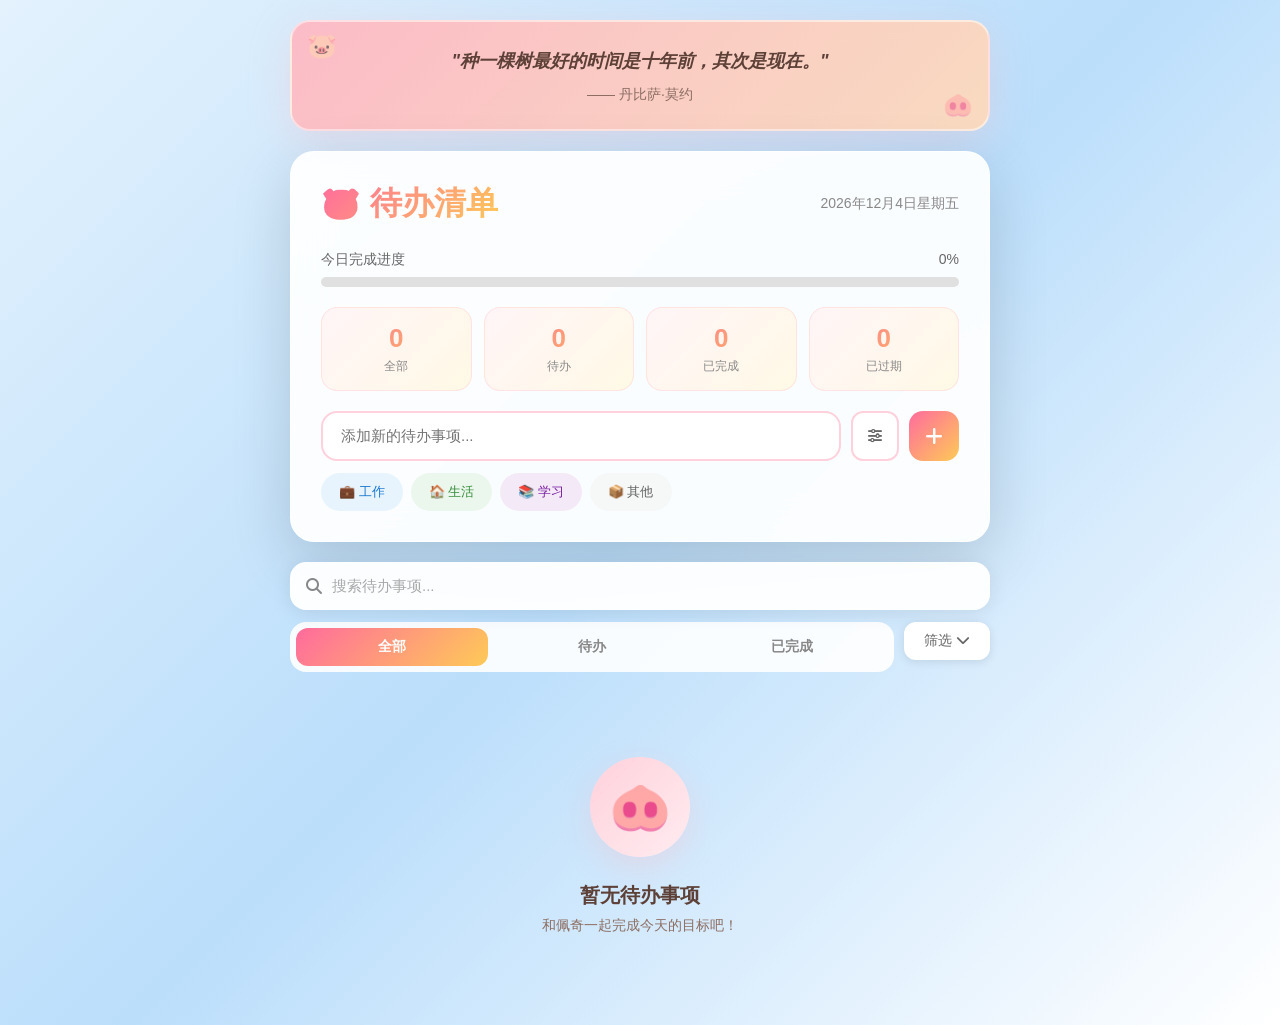
<file: index.html>
<!DOCTYPE html>
<html lang="zh-CN">
<head>
    <meta charset="UTF-8">
    <meta name="viewport" content="width=device-width, initial-scale=1.0, user-scalable=no">
    <title>待办清单</title>
    <link rel="stylesheet" href="https://cdnjs.cloudflare.com/ajax/libs/font-awesome/6.4.0/css/all.min.css">
    <style>
        * {
            margin: 0;
            padding: 0;
            box-sizing: border-box;
        }

        body {
            font-family: 'Segoe UI', -apple-system, BlinkMacSystemFont, sans-serif;
            background: linear-gradient(135deg, #e3f2fd 0%, #bbdefb 50%, #ffffff 100%);
            min-height: 100vh;
            padding: 20px;
            position: relative;
        }

        /* 粉红小猪背景 */
        body::before {
            content: '';
            position: fixed;
            top: 0;
            left: 0;
            right: 0;
            bottom: 0;
            background-image: url('https://images.unsplash.com/photo-1550159930-40066082a4fc?w=1200');
            background-size: cover;
            background-position: center;
            background-repeat: no-repeat;
            filter: blur(8px) opacity(0.15);
            z-index: -1;
        }

        .container {
            max-width: 700px;
            margin: 0 auto;
            position: relative;
            z-index: 1;
        }

        /* 每日名言卡片 */
        .quote-card {
            background: linear-gradient(135deg, rgba(255,182,193,0.9) 0%, rgba(255,218,185,0.9) 100%);
            border-radius: 20px;
            padding: 25px 30px;
            margin-bottom: 20px;
            text-align: center;
            box-shadow: 0 10px 40px rgba(255,182,193,0.3);
            backdrop-filter: blur(10px);
            border: 2px solid rgba(255,255,255,0.5);
            position: relative;
            overflow: hidden;
        }

        .quote-card::before {
            content: '🐷';
            position: absolute;
            top: 10px;
            left: 15px;
            font-size: 24px;
            opacity: 0.6;
        }

        .quote-card::after {
            content: '🐽';
            position: absolute;
            bottom: 10px;
            right: 15px;
            font-size: 24px;
            opacity: 0.6;
        }

        .quote-text {
            font-size: 18px;
            color: #5d4037;
            font-weight: 600;
            line-height: 1.6;
            font-style: italic;
        }

        .quote-author {
            font-size: 14px;
            color: #8d6e63;
            margin-top: 10px;
        }

        /* 头部卡片 */
        .header-card {
            background: rgba(255, 255, 255, 0.92);
            border-radius: 24px;
            padding: 30px;
            margin-bottom: 20px;
            box-shadow: 0 20px 60px rgba(0,0,0,0.15);
            backdrop-filter: blur(20px);
            border: 1px solid rgba(255,255,255,0.8);
        }

        .header-top {
            display: flex;
            justify-content: space-between;
            align-items: center;
            margin-bottom: 25px;
        }

        .title {
            font-size: 32px;
            font-weight: 800;
            background: linear-gradient(135deg, #ff6b9d 0%, #feca57 100%);
            -webkit-background-clip: text;
            -webkit-text-fill-color: transparent;
            background-clip: text;
        }

        .date {
            color: #888;
            font-size: 14px;
        }

        /* 进度条 */
        .progress-section {
            margin-bottom: 20px;
        }

        .progress-label {
            display: flex;
            justify-content: space-between;
            margin-bottom: 8px;
            font-size: 14px;
            color: #666;
        }

        .progress-bar {
            height: 10px;
            background: #e0e0e0;
            border-radius: 5px;
            overflow: hidden;
        }

        .progress-fill {
            height: 100%;
            background: linear-gradient(90deg, #ff6b9d 0%, #feca57 100%);
            border-radius: 5px;
            transition: width 0.5s ease;
        }

        /* 统计卡片 */
        .stats-grid {
            display: grid;
            grid-template-columns: repeat(4, 1fr);
            gap: 12px;
            margin-bottom: 20px;
        }

        .stat-card {
            background: linear-gradient(135deg, #fff5f7 0%, #fff9e6 100%);
            border-radius: 16px;
            padding: 15px 10px;
            text-align: center;
            transition: transform 0.3s ease, box-shadow 0.3s ease;
            border: 1px solid rgba(255,182,193,0.3);
        }

        .stat-card:hover {
            transform: translateY(-5px);
            box-shadow: 0 10px 30px rgba(255,182,193,0.3);
        }

        .stat-number {
            font-size: 26px;
            font-weight: 800;
            background: linear-gradient(135deg, #ff6b9d 0%, #feca57 100%);
            -webkit-background-clip: text;
            -webkit-text-fill-color: transparent;
            background-clip: text;
        }

        .stat-label {
            font-size: 12px;
            color: #888;
            margin-top: 4px;
        }

        /* 输入区域 */
        .input-section {
            display: flex;
            gap: 10px;
            flex-wrap: wrap;
        }

        .input-wrapper {
            flex: 1;
            min-width: 200px;
        }

        .todo-input {
            width: 100%;
            height: 50px;
            padding: 0 18px;
            border: 2px solid #ffd1dc;
            border-radius: 16px;
            font-size: 15px;
            outline: none;
            transition: all 0.3s ease;
            background: white;
        }

        .todo-input:focus {
            border-color: #ff6b9d;
            box-shadow: 0 0 0 4px rgba(255,107,157,0.15);
        }

        .input-options {
            display: flex;
            gap: 8px;
        }

        .option-btn {
            height: 50px;
            padding: 0 15px;
            background: white;
            border: 2px solid #ffd1dc;
            border-radius: 12px;
            font-size: 14px;
            color: #666;
            cursor: pointer;
            display: flex;
            align-items: center;
            gap: 5px;
            transition: all 0.3s ease;
        }

        .option-btn:hover {
            border-color: #ff6b9d;
            color: #ff6b9d;
        }

        .add-btn {
            width: 50px;
            height: 50px;
            background: linear-gradient(135deg, #ff6b9d 0%, #feca57 100%);
            color: white;
            border: none;
            border-radius: 14px;
            font-size: 20px;
            cursor: pointer;
            transition: all 0.3s ease;
            display: flex;
            align-items: center;
            justify-content: center;
        }

        .add-btn:hover {
            transform: scale(1.05);
            box-shadow: 0 10px 30px rgba(255,107,157,0.4);
        }

        /* 分类选择 */
        .category-section {
            display: flex;
            gap: 8px;
            margin-top: 12px;
            flex-wrap: wrap;
        }

        .category-tag {
            padding: 8px 16px;
            border-radius: 20px;
            font-size: 13px;
            cursor: pointer;
            transition: all 0.3s ease;
            border: 2px solid transparent;
        }

        .category-tag.work { background: rgba(227,242,253,0.8); color: #1976d2; }
        .category-tag.life { background: rgba(232,245,233,0.8); color: #388e3c; }
        .category-tag.study { background: rgba(243,229,245,0.8); color: #7b1fa2; }
        .category-tag.other { background: rgba(245,245,245,0.8); color: #616161; }

        .category-tag.active {
            border-color: currentColor;
            transform: scale(1.05);
        }

        /* 搜索框 */
        .search-section {
            margin-bottom: 12px;
        }

        .search-wrapper {
            position: relative;
            background: rgba(255, 255, 255, 0.95);
            border-radius: 16px;
            box-shadow: 0 4px 20px rgba(0,0,0,0.08);
            display: flex;
            align-items: center;
            padding: 0 16px;
        }

        .search-icon {
            color: #888;
            font-size: 16px;
            margin-right: 10px;
        }

        .search-input {
            flex: 1;
            height: 48px;
            border: none;
            background: transparent;
            font-size: 15px;
            color: #333;
            outline: none;
        }

        .search-input::placeholder {
            color: #aaa;
        }

        .search-clear {
            color: #888;
            font-size: 14px;
            cursor: pointer;
            padding: 5px;
        }

        .search-clear:hover {
            color: #ff6b9d;
        }

        /* 子任务样式 */
        .subtasks-section {
            margin-top: 10px;
            padding-left: 37px;
        }

        .subtask-item {
            display: flex;
            align-items: center;
            padding: 8px 0;
            border-bottom: 1px dashed #eee;
        }

        .subtask-item:last-child {
            border-bottom: none;
        }

        .subtask-checkbox {
            width: 18px;
            height: 18px;
            border: 2px solid #ddd;
            border-radius: 4px;
            margin-right: 10px;
            display: flex;
            align-items: center;
            justify-content: center;
            cursor: pointer;
            transition: all 0.2s ease;
        }

        .subtask-checkbox:hover {
            border-color: #ff6b9d;
        }

        .subtask-checkbox.checked {
            background: linear-gradient(135deg, #ff6b9d 0%, #feca57 100%);
            border-color: transparent;
        }

        .subtask-checkbox.checked i {
            color: white;
            font-size: 10px;
        }

        .subtask-text {
            flex: 1;
            font-size: 13px;
            color: #666;
        }

        .subtask-item.completed .subtask-text {
            text-decoration: line-through;
            color: #aaa;
        }

        .subtask-delete {
            color: #ccc;
            font-size: 12px;
            cursor: pointer;
            padding: 3px 6px;
        }

        .subtask-delete:hover {
            color: #ff6b6b;
        }

        .subtask-add {
            display: flex;
            align-items: center;
            margin-top: 8px;
            padding-left: 28px;
        }

        .subtask-input {
            flex: 1;
            height: 32px;
            padding: 0 10px;
            border: 1px solid #e0e0e0;
            border-radius: 8px;
            font-size: 13px;
            outline: none;
        }

        .subtask-input:focus {
            border-color: #ff6b9d;
        }

        .subtask-add-btn {
            width: 28px;
            height: 28px;
            margin-left: 8px;
            background: linear-gradient(135deg, #ff6b9d 0%, #feca57 100%);
            color: white;
            border: none;
            border-radius: 6px;
            font-size: 12px;
            cursor: pointer;
            display: flex;
            align-items: center;
            justify-content: center;
        }

        .subtask-toggle {
            font-size: 12px;
            color: #888;
            cursor: pointer;
            margin-left: 8px;
            padding: 4px 8px;
            border-radius: 6px;
            transition: all 0.2s;
        }

        .subtask-toggle:hover {
            background: rgba(255,107,157,0.1);
            color: #ff6b9d;
        }

        /* 筛选标签 */
        .filter-section {
            display: flex;
            gap: 10px;
            margin-bottom: 15px;
            flex-wrap: wrap;
        }

        .filter-tabs {
            display: flex;
            gap: 8px;
            background: rgba(255,255,255,0.9);
            padding: 6px;
            border-radius: 16px;
            flex: 1;
        }

        .filter-tab {
            flex: 1;
            padding: 10px 16px;
            border: none;
            background: transparent;
            border-radius: 12px;
            font-size: 14px;
            font-weight: 600;
            color: #888;
            cursor: pointer;
            transition: all 0.3s ease;
        }

        .filter-tab.active {
            background: linear-gradient(135deg, #ff6b9d 0%, #feca57 100%);
            color: white;
        }

        .filter-dropdown {
            position: relative;
        }

        .dropdown-btn {
            padding: 10px 20px;
            background: white;
            border: none;
            border-radius: 12px;
            font-size: 14px;
            color: #666;
            cursor: pointer;
            box-shadow: 0 2px 10px rgba(0,0,0,0.1);
        }

        .dropdown-menu {
            position: absolute;
            top: 100%;
            right: 0;
            margin-top: 8px;
            background: white;
            border-radius: 12px;
            box-shadow: 0 10px 40px rgba(0,0,0,0.15);
            padding: 8px;
            min-width: 150px;
            display: none;
            z-index: 100;
        }

        .dropdown-menu.show {
            display: block;
        }

        .dropdown-item {
            padding: 10px 15px;
            border-radius: 8px;
            cursor: pointer;
            font-size: 14px;
            transition: background 0.2s;
        }

        .dropdown-item:hover {
            background: #f5f5f5;
        }

        /* 待办列表 */
        .todo-list {
            display: flex;
            flex-direction: column;
            gap: 12px;
        }

        .todo-item {
            display: flex;
            align-items: center;
            padding: 18px 20px;
            background: rgba(255, 255, 255, 0.95);
            border-radius: 16px;
            box-shadow: 0 4px 20px rgba(0,0,0,0.08);
            transition: all 0.3s ease;
            animation: slideIn 0.3s ease;
            border-left: 4px solid transparent;
        }

        .todo-item.priority-high { border-left-color: #ff6b6b; }
        .todo-item.priority-medium { border-left-color: #feca57; }
        .todo-item.priority-low { border-left-color: #48dbfb; }

        @keyframes slideIn {
            from { opacity: 0; transform: translateX(-20px); }
            to { opacity: 1; transform: translateX(0); }
        }

        .todo-item:hover {
            transform: translateX(5px);
            box-shadow: 0 8px 30px rgba(0,0,0,0.12);
        }

        .todo-item.completed {
            background: rgba(245, 245, 245, 0.9);
            opacity: 0.8;
        }

        .todo-item.completed .todo-text {
            text-decoration: line-through;
            color: #aaa;
        }

        .checkbox {
            width: 24px;
            height: 24px;
            border: 3px solid #ffd1dc;
            border-radius: 50%;
            margin-right: 15px;
            display: flex;
            align-items: center;
            justify-content: center;
            cursor: pointer;
            transition: all 0.3s ease;
            flex-shrink: 0;
        }

        .checkbox:hover {
            border-color: #ff6b9d;
            transform: scale(1.1);
        }

        .checkbox.checked {
            background: linear-gradient(135deg, #ff6b9d 0%, #feca57 100%);
            border-color: transparent;
        }

        .checkbox.checked i {
            color: white;
            font-size: 12px;
        }

        .todo-content {
            flex: 1;
        }

        .todo-text {
            font-size: 15px;
            color: #333;
            word-break: break-all;
            line-height: 1.5;
            margin-bottom: 6px;
        }

        .todo-meta {
            display: flex;
            gap: 8px;
            flex-wrap: wrap;
            align-items: center;
        }

        .category-badge {
            padding: 3px 10px;
            border-radius: 10px;
            font-size: 11px;
            font-weight: 600;
        }

        .category-badge.work { background: #e3f2fd; color: #1976d2; }
        .category-badge.life { background: #e8f5e9; color: #388e3c; }
        .category-badge.study { background: #f3e5f5; color: #7b1fa2; }
        .category-badge.other { background: #f5f5f5; color: #616161; }

        .priority-badge {
            font-size: 12px;
        }

        .priority-high { color: #ff6b6b; }
        .priority-medium { color: #f9ca24; }
        .priority-low { color: #48dbfb; }

        .due-date {
            font-size: 11px;
            color: #888;
            display: flex;
            align-items: center;
            gap: 4px;
        }

        .due-date.overdue {
            color: #ff6b6b;
            font-weight: 600;
        }

        .due-date.today {
            color: #ff6b9d;
            font-weight: 600;
        }

        .repeat-badge {
            background: linear-gradient(135deg, #a8edea 0%, #fed6e3 100%);
            color: #666;
            padding: 3px 10px;
            border-radius: 10px;
            font-size: 11px;
            font-weight: 500;
        }

        .delete-btn {
            width: 34px;
            height: 34px;
            display: flex;
            align-items: center;
            justify-content: center;
            color: #ff9a9e;
            font-size: 16px;
            cursor: pointer;
            border-radius: 10px;
            transition: all 0.3s ease;
            flex-shrink: 0;
        }

        .delete-btn:hover {
            background: rgba(255,154,158,0.1);
            color: #ff6b6b;
            transform: rotate(90deg);
        }

        /* 清除按钮 */
        .clear-section {
            text-align: center;
            margin-top: 25px;
        }

        .clear-btn {
            padding: 12px 28px;
            background: rgba(255,255,255,0.9);
            border: 2px solid #ffd1dc;
            border-radius: 30px;
            color: #ff6b9d;
            font-size: 14px;
            font-weight: 600;
            cursor: pointer;
            transition: all 0.3s ease;
            display: inline-flex;
            align-items: center;
            gap: 8px;
        }

        .clear-btn:hover {
            background: white;
            border-color: #ff6b9d;
            box-shadow: 0 10px 30px rgba(255,107,157,0.25);
            transform: translateY(-2px);
        }

        /* 空状态 */
        .empty-state {
            text-align: center;
            padding: 70px 20px;
            color: #666;
        }

        .empty-icon {
            width: 100px;
            height: 100px;
            margin: 0 auto 25px;
            background: linear-gradient(135deg, #ffd1dc 0%, #ffecf0 100%);
            border-radius: 50%;
            display: flex;
            align-items: center;
            justify-content: center;
            font-size: 50px;
            box-shadow: 0 10px 30px rgba(255,182,193,0.3);
            animation: float 3s ease-in-out infinite;
        }

        @keyframes float {
            0%, 100% { transform: translateY(0); }
            50% { transform: translateY(-10px); }
        }

        .empty-text {
            font-size: 20px;
            font-weight: 700;
            color: #5d4037;
            margin-bottom: 8px;
        }

        .empty-subtext {
            font-size: 14px;
            color: #8d6e63;
        }

        /* 弹窗 */
        .modal-overlay {
            position: fixed;
            top: 0;
            left: 0;
            right: 0;
            bottom: 0;
            background: rgba(0,0,0,0.5);
            display: none;
            align-items: center;
            justify-content: center;
            z-index: 1000;
            padding: 20px;
        }

        .modal-overlay.show {
            display: flex;
        }

        .modal {
            background: white;
            border-radius: 24px;
            padding: 30px;
            width: 100%;
            max-width: 400px;
            animation: modalIn 0.3s ease;
        }

        @keyframes modalIn {
            from { opacity: 0; transform: scale(0.9); }
            to { opacity: 1; transform: scale(1); }
        }

        .modal-title {
            font-size: 20px;
            font-weight: 700;
            margin-bottom: 20px;
            color: #333;
        }

        .modal-section {
            margin-bottom: 20px;
        }

        .modal-label {
            font-size: 14px;
            color: #666;
            margin-bottom: 8px;
            display: block;
        }

        .modal-input, .modal-select {
            width: 100%;
            height: 48px;
            padding: 0 15px;
            border: 2px solid #e0e0e0;
            border-radius: 12px;
            font-size: 15px;
            outline: none;
        }

        .modal-input:focus, .modal-select:focus {
            border-color: #ff6b9d;
        }

        .priority-options {
            display: flex;
            gap: 10px;
        }

        .priority-option {
            flex: 1;
            padding: 12px;
            border: 2px solid #e0e0e0;
            border-radius: 12px;
            text-align: center;
            cursor: pointer;
            transition: all 0.3s ease;
            font-size: 13px;
        }

        .priority-option.selected {
            border-color: currentColor;
            background: rgba(255,255,255,0.5);
        }

        .priority-option.high { color: #ff6b6b; }
        .priority-option.medium { color: #feca57; }
        .priority-option.low { color: #48dbfb; }

        /* 重复选项 */
        .repeat-options {
            display: flex;
            gap: 10px;
        }

        .repeat-option {
            flex: 1;
            padding: 12px;
            border: 2px solid #e0e0e0;
            border-radius: 12px;
            text-align: center;
            cursor: pointer;
            transition: all 0.3s ease;
            font-size: 13px;
            color: #666;
        }

        .repeat-option i {
            display: block;
            font-size: 18px;
            margin-bottom: 4px;
        }

        .repeat-option.selected {
            border-color: #ff6b9d;
            background: rgba(255,107,157,0.1);
            color: #ff6b9d;
        }

        /* 重复标识 */
        .repeat-badge {
            font-size: 11px;
            color: #ff6b9d;
            display: flex;
            align-items: center;
            gap: 3px;
        }

        /* 弹窗 */
            .modal {
                padding: 24px 20px;
                border-radius: 20px;
                margin: 15px;
            }
            .modal-title { font-size: 18px; margin-bottom: 18px; }
            .modal-section { margin-bottom: 16px; }
            .modal-label { font-size: 13px; }
            .modal-input, .modal-select {
                height: 44px;
                font-size: 14px;
                border-radius: 10px;
            }
            .priority-options { gap: 8px; }
            .priority-option {
                padding: 10px;
                font-size: 12px;
                border-radius: 10px;
            }
            .modal-buttons { margin-top: 20px; }
            .modal-btn {
                height: 44px;
                font-size: 14px;
                border-radius: 10px;
            }
        }

        /* 超小屏幕 */
        @media (max-width: 360px) {
            .stats-grid { grid-template-columns: repeat(2, 1fr); }
            .category-tag { padding: 5px 10px; font-size: 11px; }
            .subtasks-section { padding-left: 28px; }
        }
    </style>
</head>
<body>
    <div class="container">
        <!-- 每日名言 -->
        <div class="quote-card" id="quoteCard">
            <div class="quote-text" id="quoteText"> loading...</div>
            <div class="quote-author" id="quoteAuthor"></div>
        </div>

        <!-- 头部卡片 -->
        <div class="header-card">
            <div class="header-top">
                <h1 class="title">🐷 待办清单</h1>
                <span class="date" id="currentDate"></span>
            </div>

            <div class="progress-section">
                <div class="progress-label">
                    <span>今日完成进度</span>
                    <span id="progressText">0%</span>
                </div>
                <div class="progress-bar">
                    <div class="progress-fill" id="progressFill" style="width: 0%"></div>
                </div>
            </div>

            <div class="stats-grid">
                <div class="stat-card">
                    <div class="stat-number" id="totalCount">0</div>
                    <div class="stat-label">全部</div>
                </div>
                <div class="stat-card">
                    <div class="stat-number" id="activeCount">0</div>
                    <div class="stat-label">待办</div>
                </div>
                <div class="stat-card">
                    <div class="stat-number" id="completedCount">0</div>
                    <div class="stat-label">已完成</div>
                </div>
                <div class="stat-card">
                    <div class="stat-number" id="overdueCount">0</div>
                    <div class="stat-label">已过期</div>
                </div>
            </div>

            <div class="input-section">
                <div class="input-wrapper">
                    <input type="text" class="todo-input" id="todoInput" placeholder="添加新的待办事项...">
                </div>
                <button class="option-btn" onclick="openModal()">
                    <i class="fas fa-sliders-h"></i>
                </button>
                <button class="add-btn" onclick="addTodo()">
                    <i class="fas fa-plus"></i>
                </button>
            </div>

            <div class="category-section">
                <span class="category-tag work" data-cat="work" onclick="quickSelectCategory('work')">💼 工作</span>
                <span class="category-tag life" data-cat="life" onclick="quickSelectCategory('life')">🏠 生活</span>
                <span class="category-tag study" data-cat="study" onclick="quickSelectCategory('study')">📚 学习</span>
                <span class="category-tag other" data-cat="other" onclick="quickSelectCategory('other')">📦 其他</span>
            </div>
        </div>

        <!-- 搜索框 -->
        <div class="search-section">
            <div class="search-wrapper">
                <i class="fas fa-search search-icon"></i>
                <input type="text" class="search-input" id="searchInput" placeholder="搜索待办事项..." oninput="handleSearch(this.value)">
                <i class="fas fa-times search-clear" id="searchClear" onclick="clearSearch()" style="display: none;"></i>
            </div>
        </div>

        <!-- 筛选 -->
        <div class="filter-section">
            <div class="filter-tabs">
                <button class="filter-tab active" data-filter="all" onclick="setFilter('all')">全部</button>
                <button class="filter-tab" data-filter="active" onclick="setFilter('active')">待办</button>
                <button class="filter-tab" data-filter="completed" onclick="setFilter('completed')">已完成</button>
            </div>
            <div class="filter-dropdown">
                <button class="dropdown-btn" onclick="toggleDropdown()">
                    筛选 <i class="fas fa-chevron-down"></i>
                </button>
                <div class="dropdown-menu" id="dropdownMenu">
                    <div class="dropdown-item" onclick="setCategoryFilter('work')">💼 工作</div>
                    <div class="dropdown-item" onclick="setCategoryFilter('life')">🏠 生活</div>
                    <div class="dropdown-item" onclick="setCategoryFilter('study')">📚 学习</div>
                    <div class="dropdown-item" onclick="setCategoryFilter('other')">📦 其他</div>
                    <div class="dropdown-item" onclick="setPriorityFilter('high')">🔴 高优先级</div>
                    <div class="dropdown-item" onclick="setPriorityFilter('medium')">🟡 中优先级</div>
                    <div class="dropdown-item" onclick="setPriorityFilter('low')">🔵 低优先级</div>
                </div>
            </div>
        </div>

        <!-- 待办列表 -->
        <div class="todo-list" id="todoList"></div>

        <div class="clear-section" id="clearSection" style="display: none;">
            <button class="clear-btn" onclick="clearCompleted()">
                <i class="fas fa-trash-alt"></i>
                清除已完成
            </button>
        </div>

        <div class="empty-state" id="emptyState">
            <div class="empty-icon">🐽</div>
            <div class="empty-text">暂无待办事项</div>
            <div class="empty-subtext">和佩奇一起完成今天的目标吧！</div>
        </div>
    </div>

    <!-- 添加弹窗 -->
    <div class="modal-overlay" id="modalOverlay" onclick="closeModalOnOverlay(event)">
        <div class="modal" onclick="event.stopPropagation()">
            <div class="modal-title">添加待办</div>

            <div class="modal-section">
                <label class="modal-label">待办内容</label>
                <input type="text" class="modal-input" id="modalInput" placeholder="请输入待办事项...">
            </div>

            <div class="modal-section">
                <label class="modal-label">分类</label>
                <select class="modal-select" id="modalCategory">
                    <option value="work">💼 工作</option>
                    <option value="life">🏠 生活</option>
                    <option value="study">📚 学习</option>
                    <option value="other">📦 其他</option>
                </select>
            </div>

            <div class="modal-section">
                <label class="modal-label">截止日期</label>
                <input type="date" class="modal-input" id="modalDate">
            </div>

            <div class="modal-section">
                <label class="modal-label">优先级</label>
                <div class="priority-options">
                    <div class="priority-option high" data-priority="high" onclick="selectPriority('high')">
                        🔴 高
                    </div>
                    <div class="priority-option medium selected" data-priority="medium" onclick="selectPriority('medium')">
                        🟡 中
                    </div>
                    <div class="priority-option low" data-priority="low" onclick="selectPriority('low')">
                        🔵 低
                    </div>
                </div>
            </div>

            <div class="modal-section">
                <label class="modal-label">重复</label>
                <div class="repeat-options">
                    <div class="repeat-option selected" data-repeat="none" onclick="selectRepeat('none')">
                        <i class="fas fa-times-circle"></i> 不重复
                    </div>
                    <div class="repeat-option" data-repeat="daily" onclick="selectRepeat('daily')">
                        <i class="fas fa-redo"></i> 每天
                    </div>
                    <div class="repeat-option" data-repeat="weekly" onclick="selectRepeat('weekly')">
                        <i class="fas fa-calendar-week"></i> 每周
                    </div>
                </div>
            </div>

            <div class="modal-buttons">
                <button class="modal-btn cancel" onclick="closeModal()">取消</button>
                <button class="modal-btn confirm" onclick="confirmAdd()">确定</button>
            </div>
        </div>
    </div>

    <div class="toast" id="toast"></div>

    <script>
        // ==================== CONFIG 配置层 ====================
        const CONFIG = {
            QUOTES: [
                { text: "种一棵树最好的时间是十年前，其次是现在。", author: "丹比萨·莫约" },
                { text: "不积跬步，无以至千里；不积小流，无以成江海。", author: "荀子" },
                { text: "星光不问赶路人，时光不负有心人。", author: "大冰" },
                { text: "努力不一定成功，但放弃一定失败。", author: "姚明" },
                { text: "每一个不曾起舞的日子，都是对生命的辜负。", author: "尼采" },
                { text: "生活不是等待风暴过去，而是学会在雨中跳舞。", author: "维维安·格林" },
                { text: "成功的路上并不拥挤，因为坚持的人不多。", author: "佚名" },
                { text: "梦想不会逃跑，逃跑的永远只是不敢追梦的人。", author: "高桥步" },
                { text: "与其临渊羡鱼，不如退而结网。", author: "汉书" },
                { text: "路漫漫其修远兮，吾将上下而求索。", author: "屈原" },
                { text: "天行健，君子以自强不息。", author: "周易" },
                { text: "业精于勤，荒于嬉；行成于思，毁于随。", author: "韩愈" },
                { text: "千里之行，始于足下。", author: "老子" },
                { text: "宝剑锋从磨砺出，梅花香自苦寒来。", author: "警世贤文" },
                { text: "只要功夫深，铁杵磨成针。", author: "中国谚语" },
                { text: "锲而舍之，朽木不折；锲而不舍，金石可镂。", author: "荀子" },
                { text: "书山有路勤为径，学海无涯苦作舟。", author: "韩愈" },
                { text: "一分耕耘，一分收获。", author: "谚语" },
                { text: "世上无难事，只怕有心人。", author: "毛泽东" },
                { text: "生活就像海洋，只有意志坚强的人，才能到达彼岸。", author: "马克思" },
                { text: "不要等待机会，而要创造机会。", author: "乔治·萧伯纳" },
                { text: "行动是治愈恐惧的良药，而犹豫拖延将不断滋养恐惧。", author: "戴尔·卡耐基" },
                { text: "成功的秘诀在于永不改变既定的目标。", author: "卢梭" },
                { text: "即使爬到最高的山上，一次也只能脚踏实地地迈一步。", author: "佚名" },
                { text: "你的时间有限，不要为别人而活。", author: "史蒂夫·乔布斯" },
                { text: "保持饥饿，保持愚蠢。", author: "史蒂夫·乔布斯" },
                { text: "今天是你余生的第一天。", author: "查尔斯·狄更斯" },
                { text: "最好的投资就是投资自己。", author: "沃伦·巴菲特" },
                { text: "不要等待完美时刻，抓住时刻让它完美。", author: "佚名" },
                { text: "相信自己，你比你想象的更强大。", author: "佚名" },
                { text: "每一天都是新的开始。", author: "佚名" },
                { text: "只有不断找寻机会的人才会及时把握机会。", author: "佚名" },
                { text: "凡事预则立，不预则废。", author: "礼记" },
                { text: "少壮不努力，老大徒伤悲。", author: "长歌行" },
                { text: "黑发不知勤学早，白首方悔读书迟。", author: "颜真卿" },
                { text: "莫等闲，白了少年头，空悲切。", author: "岳飞" },
                { text: "明日复明日，明日何其多。", author: "钱福" },
                { text: "一寸光阴一寸金，寸金难买寸光阴。", author: "增广贤文" }
            ],
            CATEGORY_MAP: { work: '💼', life: '🏠', study: '📚', other: '📦' },
            CATEGORY_NAME: { work: '工作', life: '生活', study: '学习', other: '其他' },
            PRIORITY_MAP: { high: '🔴', medium: '🟡', low: '🔵' },
            PRIORITY_NAME: { high: '高', medium: '中', low: '低' },
            REPEAT_LABEL: { daily: '🔄 每天', weekly: '📅 每周' },
            REPEAT_DAYS: { daily: 1, weekly: 7 },
            STORAGE_KEY: 'todos',
            LAST_CHECK_KEY: 'lastRepeatCheck'
        };

        // ==================== State 状态管理 ====================
        const State = {
            todos: [],
            currentFilter: 'all',
            categoryFilter: null,
            priorityFilter: null,
            searchKeyword: '',
            selectedCategory: 'work',
            selectedPriority: 'medium',
            selectedRepeat: 'none',
            expandedTodos: new Set()
        };

        // ==================== QuoteService 名言服务 ====================
        const QuoteService = {
            getRandom() {
                const idx = Math.floor(Math.random() * CONFIG.QUOTES.length);
                return CONFIG.QUOTES[idx];
            },
            display() {
                const q = this.getRandom();
                document.getElementById('quoteText').textContent = '"' + q.text + '"';
                document.getElementById('quoteAuthor').textContent = '—— ' + q.author;
            }
        };

        // ==================== DataStore 数据层 ====================
        const DataStore = {
            load() {
                State.todos = JSON.parse(localStorage.getItem(CONFIG.STORAGE_KEY)) || [];
            },
            save() {
                localStorage.setItem(CONFIG.STORAGE_KEY, JSON.stringify(State.todos));
            },
            getLastCheck() {
                return localStorage.getItem(CONFIG.LAST_CHECK_KEY);
            },
            setLastCheck(date) {
                localStorage.setItem(CONFIG.LAST_CHECK_KEY, date);
            }
        };

        // ==================== TodoService 业务逻辑层 ====================
        const TodoService = {
            init() {
                DataStore.load();
            },

            add(todo) {
                State.todos.unshift(todo);
                DataStore.save();
            },

            update(id, updater) {
                State.todos = State.todos.map(item => item.id === id ? updater(item) : item);
                DataStore.save();
            },

            delete(id) {
                State.todos = State.todos.filter(item => item.id !== id);
                DataStore.save();
            },

            toggle(id) {
                this.update(id, item => ({ ...item, completed: !item.completed }));
            },

            clearCompleted() {
                State.todos = State.todos.filter(item => !item.completed);
                DataStore.save();
            },

            addSubtask(todoId, text) {
                this.update(todoId, item => ({
                    ...item,
                    subtasks: [...(item.subtasks || []), { text, completed: false }]
                }));
            },

            toggleSubtask(todoId, index) {
                this.update(todoId, item => {
                    if (!item.subtasks || !item.subtasks[index]) return item;
                    const newSubtasks = [...item.subtasks];
                    newSubtasks[index] = { ...newSubtasks[index], completed: !newSubtasks[index].completed };
                    return { ...item, subtasks: newSubtasks };
                });
            },

            deleteSubtask(todoId, index) {
                this.update(todoId, item => ({
                    ...item,
                    subtasks: item.subtasks ? item.subtasks.filter((_, i) => i !== index) : []
                }));
            },

            getFiltered() {
                let filtered = [...State.todos];
                if (State.currentFilter === 'active') filtered = filtered.filter(i => !i.completed);
                if (State.currentFilter === 'completed') filtered = filtered.filter(i => i.completed);
                if (State.categoryFilter) filtered = filtered.filter(i => i.category === State.categoryFilter);
                if (State.priorityFilter) filtered = filtered.filter(i => i.priority === State.priorityFilter);
                if (State.searchKeyword) filtered = filtered.filter(i => i.text.toLowerCase().includes(State.searchKeyword.toLowerCase()));
                return filtered.sort((a, b) => {
                    if (a.completed !== b.completed) return a.completed ? 1 : -1;
                    const pMap = { high: 3, medium: 2, low: 1 };
                    return pMap[b.priority] - pMap[a.priority];
                });
            },

            getStats() {
                const total = State.todos.length;
                const completed = State.todos.filter(i => i.completed).length;
                const overdue = State.todos.filter(i => !i.completed && DateUtil.isOverdue(i.dueDate)).length;
                return { total, completed, active: total - completed, overdue, progress: total > 0 ? Math.round((completed / total) * 100) : 0 };
            },

            checkAndGenerateRepeats() {
                const today = new Date().toDateString();
                const lastCheck = DataStore.getLastCheck();
                if (lastCheck === today) return;

                let newAdded = false;
                const todayStr = new Date().toISOString().split('T')[0];

                State.todos.forEach(todo => {
                    if (!todo.repeat || todo.repeat === 'none') return;

                    const daysDiff = DateUtil.diffDays(todo.dueDate, new Date());
                    const repeatDays = CONFIG.REPEAT_DAYS[todo.repeat];

                    if (daysDiff > 0 && daysDiff % repeatDays === 0) {
                        const exists = State.todos.find(t =>
                            t.text === todo.text &&
                            t.repeat === 'none' &&
                            DateUtil.isSameDay(t.dueDate, new Date())
                        );

                        if (!exists) {
                            State.todos.unshift({
                                id: Date.now() + Math.random(),
                                text: todo.text,
                                completed: false,
                                category: todo.category,
                                priority: todo.priority,
                                dueDate: todayStr,
                                subtasks: [],
                                repeat: 'none',
                                createTime: DateUtil.formatNow()
                            });
                            newAdded = true;
                        }
                    }
                });

                if (newAdded) {
                    DataStore.save();
                    UIUtil.showToast('已生成今日重复任务！');
                }
                DataStore.setLastCheck(today);
            }
        };

        // ==================== DateUtil 日期工具 ====================
        const DateUtil = {
            isOverdue(dueDate) {
                if (!dueDate) return false;
                const today = new Date(); today.setHours(0,0,0,0);
                const due = new Date(dueDate); due.setHours(0,0,0,0);
                return due < today;
            },

            isToday(dueDate) {
                if (!dueDate) return false;
                return new Date().toDateString() === new Date(dueDate).toDateString();
            },

            isSameDay(date1, date2) {
                return new Date(date1).toDateString() === new Date(date2).toDateString();
            },

            diffDays(date1, date2) {
                const d1 = new Date(date1); d1.setHours(0,0,0,0);
                const d2 = new Date(date2); d2.setHours(0,0,0,0);
                return Math.floor((d2 - d1) / (1000 * 60 * 60 * 24));
            },

            getLabel(dueDate) {
                if (!dueDate) return '';
                if (this.isOverdue(dueDate)) return '已过期';
                if (this.isToday(dueDate)) return '今天';
                const d = new Date(dueDate);
                return (d.getMonth() + 1) + '/' + d.getDate();
            },

            formatNow() {
                return new Date().toLocaleString('zh-CN', { month: 'short', day: 'numeric', hour: '2-digit', minute: '2-digit' });
            },

            formatDate(date) {
                const opts = { year: 'numeric', month: 'long', day: 'numeric', weekday: 'long' };
                return date.toLocaleDateString('zh-CN', opts);
            }
        };

        // ==================== UIUtil UI工具 ====================
        const UIUtil = {
            escapeHtml(text) {
                const div = document.createElement('div');
                div.textContent = text;
                return div.innerHTML;
            },

            showToast(message) {
                const toast = document.getElementById('toast');
                toast.textContent = message;
                toast.classList.add('show');
                setTimeout(() => toast.classList.remove('show'), 1500);
            },

            updateDateDisplay() {
                document.getElementById('currentDate').textContent = DateUtil.formatDate(new Date());
            },

            toggleDropdown() {
                document.getElementById('dropdownMenu').classList.toggle('show');
            },

            closeDropdown() {
                document.getElementById('dropdownMenu').classList.remove('show');
            }
        };

        // ==================== Renderer 渲染层 ====================
        const Renderer = {
            stats() {
                const stats = TodoService.getStats();
                document.getElementById('totalCount').textContent = stats.total;
                document.getElementById('activeCount').textContent = stats.active;
                document.getElementById('completedCount').textContent = stats.completed;
                document.getElementById('overdueCount').textContent = stats.overdue;
                document.getElementById('progressText').textContent = stats.progress + '%';
                document.getElementById('progressFill').style.width = stats.progress + '%';
                document.getElementById('clearSection').style.display = (stats.completed > 0 && State.currentFilter !== 'active') ? 'block' : 'none';
            },

            todoList() {
                const list = document.getElementById('todoList');
                const empty = document.getElementById('emptyState');
                const filtered = TodoService.getFiltered();

                if (filtered.length === 0) {
                    list.style.display = 'none';
                    empty.style.display = 'block';
                    return;
                }

                list.style.display = 'flex';
                empty.style.display = 'none';

                list.innerHTML = filtered.map(item => this.todoItem(item)).join('');
            },

            todoItem(item) {
                const { CATEGORY_MAP, CATEGORY_NAME, PRIORITY_MAP, PRIORITY_NAME, REPEAT_LABEL } = CONFIG;
                const dueLabel = DateUtil.getLabel(item.dueDate);
                const dueClass = DateUtil.isOverdue(item.dueDate) ? 'overdue' : (DateUtil.isToday(item.dueDate) ? 'today' : '');
                const subtasks = item.subtasks || [];
                const completedSubtasks = subtasks.filter(s => s.completed).length;
                const isExpanded = State.expandedTodos.has(item.id);
                const repeatBadge = (item.repeat && item.repeat !== 'none') ? '<span class="repeat-badge">' + REPEAT_LABEL[item.repeat] + '</span>' : '';

                let subtasksHtml = '';
                if (subtasks.length > 0 || isExpanded) {
                    subtasksHtml = this.subtasksSection(item, subtasks, isExpanded);
                }

                const subtaskSummary = subtasks.length > 0
                    ? `<span class="subtask-toggle" onclick="toggleSubtaskSection(${item.id})">${isExpanded ? '收起' : '展开'} (${completedSubtasks}/${subtasks.length})</span>`
                    : `<span class="subtask-toggle" onclick="toggleSubtaskSection(${item.id})">+ 子任务</span>`;

                return `<div class="todo-item priority-${item.priority}${item.completed ? ' completed' : ''}">
                    <div class="checkbox ${item.completed ? 'checked' : ''}" onclick="toggleTodo(${item.id})">${item.completed ? '<i class="fas fa-check"></i>' : ''}</div>
                    <div class="todo-content">
                        <div class="todo-text">${UIUtil.escapeHtml(item.text)}</div>
                        <div class="todo-meta">
                            <span class="category-badge ${item.category}">${CATEGORY_MAP[item.category]} ${CATEGORY_NAME[item.category]}</span>
                            <span class="priority-badge priority-${item.priority}">${PRIORITY_MAP[item.priority]} ${PRIORITY_NAME[item.priority]}</span>
                            ${dueLabel ? `<span class="due-date ${dueClass}"><i class="far fa-calendar"></i> ${dueLabel}</span>` : ''}
                            ${repeatBadge}${subtaskSummary}
                        </div>${subtasksHtml}
                    </div>
                    <div class="delete-btn" onclick="deleteTodo(${item.id})"><i class="fas fa-times"></i></div>
                </div>`;
            },

            subtasksSection(item, subtasks, isExpanded) {
                let html = `<div class="subtasks-section" id="subtasks-${item.id}" style="display: ${isExpanded ? 'block' : 'none'}">`;
                subtasks.forEach((sub, idx) => {
                    html += `<div class="subtask-item ${sub.completed ? 'completed' : ''}">
                        <div class="subtask-checkbox ${sub.completed ? 'checked' : ''}" onclick="toggleSubtask(${item.id}, ${idx})">${sub.completed ? '<i class="fas fa-check"></i>' : ''}</div>
                        <span class="subtask-text">${UIUtil.escapeHtml(sub.text)}</span>
                        <span class="subtask-delete" onclick="deleteSubtask(${item.id}, ${idx})"><i class="fas fa-times"></i></span>
                    </div>`;
                });
                html += `<div class="subtask-add">
                    <input type="text" class="subtask-input" id="subtaskInput-${item.id}" placeholder="添加子任务..." onkeypress="if(event.key==='Enter')addSubtask(${item.id})">
                    <button class="subtask-add-btn" onclick="addSubtask(${item.id})"><i class="fas fa-plus"></i></button>
                </div></div>`;
                return html;
            },

            all() {
                this.stats();
                this.todoList();
            }
        };

        // ==================== Event Handlers 事件处理 (保持全局函数名供HTML调用) ====================
        function init() {
            TodoService.init();
            QuoteService.display();
            UIUtil.updateDateDisplay();
            TodoService.checkAndGenerateRepeats();
            Renderer.all();
            document.getElementById('todoInput').addEventListener('keypress', e => { if (e.key === 'Enter') addTodo(); });
        }

        function render() { Renderer.all(); }
        function saveAndRender() { Renderer.all(); }

        // Modal & Form
        function addTodo() {
            const text = document.getElementById('todoInput').value.trim();
            if (!text) { UIUtil.showToast('请输入待办内容'); return; }
            openModal(text);
        }

        function openModal(text = '') {
            document.getElementById('modalInput').value = text;
            document.getElementById('modalDate').value = new Date().toISOString().split('T')[0];
            document.getElementById('modalOverlay').classList.add('show');
        }

        function closeModal() { document.getElementById('modalOverlay').classList.remove('show'); }
        function closeModalOnOverlay(e) { if (e.target === document.getElementById('modalOverlay')) closeModal(); }

        function confirmAdd() {
            const text = document.getElementById('modalInput').value.trim();
            const category = document.getElementById('modalCategory').value;
            const dueDate = document.getElementById('modalDate').value;
            if (!text) { UIUtil.showToast('请输入待办内容'); return; }

            TodoService.add({
                id: Date.now(),
                text, completed: false, category,
                priority: State.selectedPriority,
                dueDate, subtasks: [],
                repeat: State.selectedRepeat,
                createTime: DateUtil.formatNow()
            });

            document.getElementById('todoInput').value = '';
            State.selectedRepeat = 'none';
            document.querySelectorAll('.repeat-option').forEach(opt => { opt.classList.remove('selected'); if (opt.dataset.repeat === 'none') opt.classList.add('selected'); });
            closeModal();
            Renderer.all();
            UIUtil.showToast('添加成功！');
        }

        // Selection
        function quickSelectCategory(cat) {
            State.selectedCategory = cat;
            document.querySelectorAll('.category-tag').forEach(tag => {
                tag.classList.toggle('active', tag.dataset.cat === cat);
            });
        }

        function selectPriority(priority) {
            State.selectedPriority = priority;
            document.querySelectorAll('.priority-option').forEach(opt => {
                opt.classList.toggle('selected', opt.dataset.priority === priority);
            });
        }

        function selectRepeat(repeat) {
            State.selectedRepeat = repeat;
            document.querySelectorAll('.repeat-option').forEach(opt => {
                opt.classList.toggle('selected', opt.dataset.repeat === repeat);
            });
        }

        // Todo Actions
        function toggleTodo(id) { TodoService.toggle(id); Renderer.all(); }
        function deleteTodo(id) { if (confirm('确定删除这条待办吗？')) { TodoService.delete(id); Renderer.all(); UIUtil.showToast('已删除'); } }

        function clearCompleted() {
            const count = State.todos.filter(i => i.completed).length;
            if (!count) return;
            if (confirm(`确定清除 ${count} 条已完成的待办吗？`)) {
                TodoService.clearCompleted();
                Renderer.all();
                UIUtil.showToast('清除成功！');
            }
        }

        // Filtering
        function setFilter(filter) {
            State.currentFilter = filter;
            document.querySelectorAll('.filter-tab').forEach(tab => tab.classList.toggle('active', tab.dataset.filter === filter));
            Renderer.all();
        }

        function toggleDropdown() { UIUtil.toggleDropdown(); }
        function setCategoryFilter(cat) { State.categoryFilter = cat; State.priorityFilter = null; UIUtil.closeDropdown(); Renderer.all(); }
        function setPriorityFilter(priority) { State.priorityFilter = priority; State.categoryFilter = null; UIUtil.closeDropdown(); Renderer.all(); }

        // Search
        function handleSearch(keyword) {
            State.searchKeyword = keyword.trim();
            document.getElementById('searchClear').style.display = State.searchKeyword ? 'block' : 'none';
            Renderer.all();
        }

        function clearSearch() {
            document.getElementById('searchInput').value = '';
            State.searchKeyword = '';
            document.getElementById('searchClear').style.display = 'none';
            Renderer.all();
        }

        // Subtasks
        function toggleSubtaskSection(todoId) {
            if (State.expandedTodos.has(todoId)) State.expandedTodos.delete(todoId);
            else State.expandedTodos.add(todoId);
            Renderer.all();
        }

        function toggleSubtask(todoId, subtaskIndex) {
            TodoService.toggleSubtask(todoId, subtaskIndex);
            Renderer.all();
        }

        function addSubtask(todoId) {
            const input = document.getElementById('subtaskInput-' + todoId);
            const text = input.value.trim();
            if (!text) { UIUtil.showToast('请输入子任务内容'); return; }
            TodoService.addSubtask(todoId, text);
            State.expandedTodos.add(todoId);
            Renderer.all();
        }

        function deleteSubtask(todoId, subtaskIndex) {
            TodoService.deleteSubtask(todoId, subtaskIndex);
            Renderer.all();
        }

        // Global click handler
        document.addEventListener('click', e => {
            if (!e.target.closest('.filter-dropdown')) UIUtil.closeDropdown();
        });

        // Initialize
        init();
    </script>
</body>
</html>
</file>
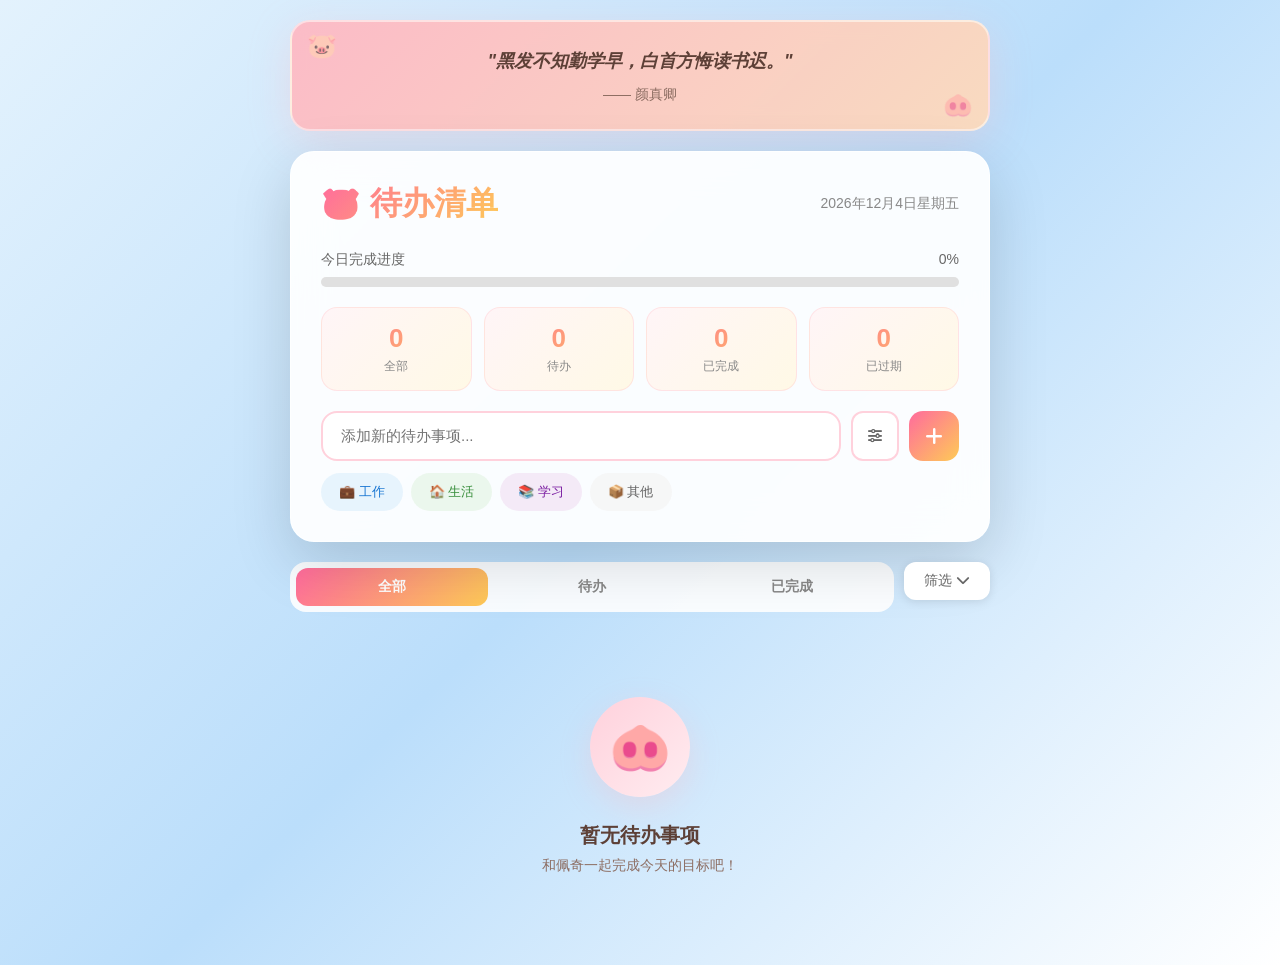
<file: todo-h5/index.html>
<!DOCTYPE html>
<html lang="zh-CN">
<head>
    <meta charset="UTF-8">
    <meta name="viewport" content="width=device-width, initial-scale=1.0, user-scalable=no">
    <title>待办清单</title>
    <link rel="stylesheet" href="https://cdnjs.cloudflare.com/ajax/libs/font-awesome/6.4.0/css/all.min.css">
    <style>
        * {
            margin: 0;
            padding: 0;
            box-sizing: border-box;
        }

        body {
            font-family: 'Segoe UI', -apple-system, BlinkMacSystemFont, sans-serif;
            background: linear-gradient(135deg, #e3f2fd 0%, #bbdefb 50%, #ffffff 100%);
            min-height: 100vh;
            padding: 20px;
            position: relative;
        }

        /* 粉红小猪背景 */
        body::before {
            content: '';
            position: fixed;
            top: 0;
            left: 0;
            right: 0;
            bottom: 0;
            background-image: url('https://images.unsplash.com/photo-1550159930-40066082a4fc?w=1200');
            background-size: cover;
            background-position: center;
            background-repeat: no-repeat;
            filter: blur(8px) opacity(0.15);
            z-index: -1;
        }

        .container {
            max-width: 700px;
            margin: 0 auto;
            position: relative;
            z-index: 1;
        }

        /* 每日名言卡片 */
        .quote-card {
            background: linear-gradient(135deg, rgba(255,182,193,0.9) 0%, rgba(255,218,185,0.9) 100%);
            border-radius: 20px;
            padding: 25px 30px;
            margin-bottom: 20px;
            text-align: center;
            box-shadow: 0 10px 40px rgba(255,182,193,0.3);
            backdrop-filter: blur(10px);
            border: 2px solid rgba(255,255,255,0.5);
            position: relative;
            overflow: hidden;
        }

        .quote-card::before {
            content: '🐷';
            position: absolute;
            top: 10px;
            left: 15px;
            font-size: 24px;
            opacity: 0.6;
        }

        .quote-card::after {
            content: '🐽';
            position: absolute;
            bottom: 10px;
            right: 15px;
            font-size: 24px;
            opacity: 0.6;
        }

        .quote-text {
            font-size: 18px;
            color: #5d4037;
            font-weight: 600;
            line-height: 1.6;
            font-style: italic;
        }

        .quote-author {
            font-size: 14px;
            color: #8d6e63;
            margin-top: 10px;
        }

        /* 头部卡片 */
        .header-card {
            background: rgba(255, 255, 255, 0.92);
            border-radius: 24px;
            padding: 30px;
            margin-bottom: 20px;
            box-shadow: 0 20px 60px rgba(0,0,0,0.15);
            backdrop-filter: blur(20px);
            border: 1px solid rgba(255,255,255,0.8);
        }

        .header-top {
            display: flex;
            justify-content: space-between;
            align-items: center;
            margin-bottom: 25px;
        }

        .title {
            font-size: 32px;
            font-weight: 800;
            background: linear-gradient(135deg, #ff6b9d 0%, #feca57 100%);
            -webkit-background-clip: text;
            -webkit-text-fill-color: transparent;
            background-clip: text;
        }

        .date {
            color: #888;
            font-size: 14px;
        }

        /* 进度条 */
        .progress-section {
            margin-bottom: 20px;
        }

        .progress-label {
            display: flex;
            justify-content: space-between;
            margin-bottom: 8px;
            font-size: 14px;
            color: #666;
        }

        .progress-bar {
            height: 10px;
            background: #e0e0e0;
            border-radius: 5px;
            overflow: hidden;
        }

        .progress-fill {
            height: 100%;
            background: linear-gradient(90deg, #ff6b9d 0%, #feca57 100%);
            border-radius: 5px;
            transition: width 0.5s ease;
        }

        /* 统计卡片 */
        .stats-grid {
            display: grid;
            grid-template-columns: repeat(4, 1fr);
            gap: 12px;
            margin-bottom: 20px;
        }

        .stat-card {
            background: linear-gradient(135deg, #fff5f7 0%, #fff9e6 100%);
            border-radius: 16px;
            padding: 15px 10px;
            text-align: center;
            transition: transform 0.3s ease, box-shadow 0.3s ease;
            border: 1px solid rgba(255,182,193,0.3);
        }

        .stat-card:hover {
            transform: translateY(-5px);
            box-shadow: 0 10px 30px rgba(255,182,193,0.3);
        }

        .stat-number {
            font-size: 26px;
            font-weight: 800;
            background: linear-gradient(135deg, #ff6b9d 0%, #feca57 100%);
            -webkit-background-clip: text;
            -webkit-text-fill-color: transparent;
            background-clip: text;
        }

        .stat-label {
            font-size: 12px;
            color: #888;
            margin-top: 4px;
        }

        /* 输入区域 */
        .input-section {
            display: flex;
            gap: 10px;
            flex-wrap: wrap;
        }

        .input-wrapper {
            flex: 1;
            min-width: 200px;
        }

        .todo-input {
            width: 100%;
            height: 50px;
            padding: 0 18px;
            border: 2px solid #ffd1dc;
            border-radius: 16px;
            font-size: 15px;
            outline: none;
            transition: all 0.3s ease;
            background: white;
        }

        .todo-input:focus {
            border-color: #ff6b9d;
            box-shadow: 0 0 0 4px rgba(255,107,157,0.15);
        }

        .input-options {
            display: flex;
            gap: 8px;
        }

        .option-btn {
            height: 50px;
            padding: 0 15px;
            background: white;
            border: 2px solid #ffd1dc;
            border-radius: 12px;
            font-size: 14px;
            color: #666;
            cursor: pointer;
            display: flex;
            align-items: center;
            gap: 5px;
            transition: all 0.3s ease;
        }

        .option-btn:hover {
            border-color: #ff6b9d;
            color: #ff6b9d;
        }

        .add-btn {
            width: 50px;
            height: 50px;
            background: linear-gradient(135deg, #ff6b9d 0%, #feca57 100%);
            color: white;
            border: none;
            border-radius: 14px;
            font-size: 20px;
            cursor: pointer;
            transition: all 0.3s ease;
            display: flex;
            align-items: center;
            justify-content: center;
        }

        .add-btn:hover {
            transform: scale(1.05);
            box-shadow: 0 10px 30px rgba(255,107,157,0.4);
        }

        /* 分类选择 */
        .category-section {
            display: flex;
            gap: 8px;
            margin-top: 12px;
            flex-wrap: wrap;
        }

        .category-tag {
            padding: 8px 16px;
            border-radius: 20px;
            font-size: 13px;
            cursor: pointer;
            transition: all 0.3s ease;
            border: 2px solid transparent;
        }

        .category-tag.work { background: rgba(227,242,253,0.8); color: #1976d2; }
        .category-tag.life { background: rgba(232,245,233,0.8); color: #388e3c; }
        .category-tag.study { background: rgba(243,229,245,0.8); color: #7b1fa2; }
        .category-tag.other { background: rgba(245,245,245,0.8); color: #616161; }

        .category-tag.active {
            border-color: currentColor;
            transform: scale(1.05);
        }

        /* 筛选标签 */
        .filter-section {
            display: flex;
            gap: 10px;
            margin-bottom: 15px;
            flex-wrap: wrap;
        }

        .filter-tabs {
            display: flex;
            gap: 8px;
            background: rgba(255,255,255,0.9);
            padding: 6px;
            border-radius: 16px;
            flex: 1;
        }

        .filter-tab {
            flex: 1;
            padding: 10px 16px;
            border: none;
            background: transparent;
            border-radius: 12px;
            font-size: 14px;
            font-weight: 600;
            color: #888;
            cursor: pointer;
            transition: all 0.3s ease;
        }

        .filter-tab.active {
            background: linear-gradient(135deg, #ff6b9d 0%, #feca57 100%);
            color: white;
        }

        .filter-dropdown {
            position: relative;
        }

        .dropdown-btn {
            padding: 10px 20px;
            background: white;
            border: none;
            border-radius: 12px;
            font-size: 14px;
            color: #666;
            cursor: pointer;
            box-shadow: 0 2px 10px rgba(0,0,0,0.1);
        }

        .dropdown-menu {
            position: absolute;
            top: 100%;
            right: 0;
            margin-top: 8px;
            background: white;
            border-radius: 12px;
            box-shadow: 0 10px 40px rgba(0,0,0,0.15);
            padding: 8px;
            min-width: 150px;
            display: none;
            z-index: 100;
        }

        .dropdown-menu.show {
            display: block;
        }

        .dropdown-item {
            padding: 10px 15px;
            border-radius: 8px;
            cursor: pointer;
            font-size: 14px;
            transition: background 0.2s;
        }

        .dropdown-item:hover {
            background: #f5f5f5;
        }

        /* 待办列表 */
        .todo-list {
            display: flex;
            flex-direction: column;
            gap: 12px;
        }

        .todo-item {
            display: flex;
            align-items: center;
            padding: 18px 20px;
            background: rgba(255, 255, 255, 0.95);
            border-radius: 16px;
            box-shadow: 0 4px 20px rgba(0,0,0,0.08);
            transition: all 0.3s ease;
            animation: slideIn 0.3s ease;
            border-left: 4px solid transparent;
        }

        .todo-item.priority-high { border-left-color: #ff6b6b; }
        .todo-item.priority-medium { border-left-color: #feca57; }
        .todo-item.priority-low { border-left-color: #48dbfb; }

        @keyframes slideIn {
            from { opacity: 0; transform: translateX(-20px); }
            to { opacity: 1; transform: translateX(0); }
        }

        .todo-item:hover {
            transform: translateX(5px);
            box-shadow: 0 8px 30px rgba(0,0,0,0.12);
        }

        .todo-item.completed {
            background: rgba(245, 245, 245, 0.9);
            opacity: 0.8;
        }

        .todo-item.completed .todo-text {
            text-decoration: line-through;
            color: #aaa;
        }

        .checkbox {
            width: 24px;
            height: 24px;
            border: 3px solid #ffd1dc;
            border-radius: 50%;
            margin-right: 15px;
            display: flex;
            align-items: center;
            justify-content: center;
            cursor: pointer;
            transition: all 0.3s ease;
            flex-shrink: 0;
        }

        .checkbox:hover {
            border-color: #ff6b9d;
            transform: scale(1.1);
        }

        .checkbox.checked {
            background: linear-gradient(135deg, #ff6b9d 0%, #feca57 100%);
            border-color: transparent;
        }

        .checkbox.checked i {
            color: white;
            font-size: 12px;
        }

        .todo-content {
            flex: 1;
        }

        .todo-text {
            font-size: 15px;
            color: #333;
            word-break: break-all;
            line-height: 1.5;
            margin-bottom: 6px;
        }

        .todo-meta {
            display: flex;
            gap: 8px;
            flex-wrap: wrap;
            align-items: center;
        }

        .category-badge {
            padding: 3px 10px;
            border-radius: 10px;
            font-size: 11px;
            font-weight: 600;
        }

        .category-badge.work { background: #e3f2fd; color: #1976d2; }
        .category-badge.life { background: #e8f5e9; color: #388e3c; }
        .category-badge.study { background: #f3e5f5; color: #7b1fa2; }
        .category-badge.other { background: #f5f5f5; color: #616161; }

        .priority-badge {
            font-size: 12px;
        }

        .priority-high { color: #ff6b6b; }
        .priority-medium { color: #f9ca24; }
        .priority-low { color: #48dbfb; }

        .due-date {
            font-size: 11px;
            color: #888;
            display: flex;
            align-items: center;
            gap: 4px;
        }

        .due-date.overdue {
            color: #ff6b6b;
            font-weight: 600;
        }

        .due-date.today {
            color: #ff6b9d;
            font-weight: 600;
        }

        .delete-btn {
            width: 34px;
            height: 34px;
            display: flex;
            align-items: center;
            justify-content: center;
            color: #ff9a9e;
            font-size: 16px;
            cursor: pointer;
            border-radius: 10px;
            transition: all 0.3s ease;
            flex-shrink: 0;
        }

        .delete-btn:hover {
            background: rgba(255,154,158,0.1);
            color: #ff6b6b;
            transform: rotate(90deg);
        }

        /* 清除按钮 */
        .clear-section {
            text-align: center;
            margin-top: 25px;
        }

        .clear-btn {
            padding: 12px 28px;
            background: rgba(255,255,255,0.9);
            border: 2px solid #ffd1dc;
            border-radius: 30px;
            color: #ff6b9d;
            font-size: 14px;
            font-weight: 600;
            cursor: pointer;
            transition: all 0.3s ease;
            display: inline-flex;
            align-items: center;
            gap: 8px;
        }

        .clear-btn:hover {
            background: white;
            border-color: #ff6b9d;
            box-shadow: 0 10px 30px rgba(255,107,157,0.25);
            transform: translateY(-2px);
        }

        /* 空状态 */
        .empty-state {
            text-align: center;
            padding: 70px 20px;
            color: #666;
        }

        .empty-icon {
            width: 100px;
            height: 100px;
            margin: 0 auto 25px;
            background: linear-gradient(135deg, #ffd1dc 0%, #ffecf0 100%);
            border-radius: 50%;
            display: flex;
            align-items: center;
            justify-content: center;
            font-size: 50px;
            box-shadow: 0 10px 30px rgba(255,182,193,0.3);
            animation: float 3s ease-in-out infinite;
        }

        @keyframes float {
            0%, 100% { transform: translateY(0); }
            50% { transform: translateY(-10px); }
        }

        .empty-text {
            font-size: 20px;
            font-weight: 700;
            color: #5d4037;
            margin-bottom: 8px;
        }

        .empty-subtext {
            font-size: 14px;
            color: #8d6e63;
        }

        /* 弹窗 */
        .modal-overlay {
            position: fixed;
            top: 0;
            left: 0;
            right: 0;
            bottom: 0;
            background: rgba(0,0,0,0.5);
            display: none;
            align-items: center;
            justify-content: center;
            z-index: 1000;
            padding: 20px;
        }

        .modal-overlay.show {
            display: flex;
        }

        .modal {
            background: white;
            border-radius: 24px;
            padding: 30px;
            width: 100%;
            max-width: 400px;
            animation: modalIn 0.3s ease;
        }

        @keyframes modalIn {
            from { opacity: 0; transform: scale(0.9); }
            to { opacity: 1; transform: scale(1); }
        }

        .modal-title {
            font-size: 20px;
            font-weight: 700;
            margin-bottom: 20px;
            color: #333;
        }

        .modal-section {
            margin-bottom: 20px;
        }

        .modal-label {
            font-size: 14px;
            color: #666;
            margin-bottom: 8px;
            display: block;
        }

        .modal-input, .modal-select {
            width: 100%;
            height: 48px;
            padding: 0 15px;
            border: 2px solid #e0e0e0;
            border-radius: 12px;
            font-size: 15px;
            outline: none;
        }

        .modal-input:focus, .modal-select:focus {
            border-color: #ff6b9d;
        }

        .priority-options {
            display: flex;
            gap: 10px;
        }

        .priority-option {
            flex: 1;
            padding: 12px;
            border: 2px solid #e0e0e0;
            border-radius: 12px;
            text-align: center;
            cursor: pointer;
            transition: all 0.3s ease;
            font-size: 13px;
        }

        .priority-option.selected {
            border-color: currentColor;
            background: rgba(255,255,255,0.5);
        }

        .priority-option.high { color: #ff6b6b; }
        .priority-option.medium { color: #feca57; }
        .priority-option.low { color: #48dbfb; }

        .modal-buttons {
            display: flex;
            gap: 10px;
            margin-top: 25px;
        }

        .modal-btn {
            flex: 1;
            height: 48px;
            border: none;
            border-radius: 12px;
            font-size: 15px;
            font-weight: 600;
            cursor: pointer;
            transition: all 0.3s ease;
        }

        .modal-btn.cancel {
            background: #f5f5f5;
            color: #666;
        }

        .modal-btn.confirm {
            background: linear-gradient(135deg, #ffab6b 0%, #feca57 100%);
            color: white;
        }

        /* Toast */
        .toast {
            position: fixed;
            top: 50%;
            left: 50%;
            transform: translate(-50%, -50%);
            background: rgba(0,0,0,0.8);
            color: white;
            padding: 12px 24px;
            border-radius: 10px;
            font-size: 14px;
            z-index: 2000;
            display: none;
        }

        .toast.show {
            display: block;
            animation: fadeIn 0.3s ease;
        }

        @keyframes fadeIn {
            from { opacity: 0; transform: translate(-50%, -40%); }
            to { opacity: 1; transform: translate(-50%, -50%); }
        }

        /* 响应式 */
        @media (max-width: 480px) {
            body { padding: 15px; }
            .header-card { padding: 20px; border-radius: 20px; }
            .title { font-size: 24px; }
            .stats-grid { grid-template-columns: repeat(2, 1fr); gap: 10px; }
            .quote-card { padding: 20px; }
            .quote-text { font-size: 15px; }
        }
    </style>
</head>
<body>
    <div class="container">
        <!-- 每日名言 -->
        <div class="quote-card" id="quoteCard">
            <div class="quote-text" id="quoteText"> loading...</div>
            <div class="quote-author" id="quoteAuthor"></div>
        </div>

        <!-- 头部卡片 -->
        <div class="header-card">
            <div class="header-top">
                <h1 class="title">🐷 待办清单</h1>
                <span class="date" id="currentDate"></span>
            </div>

            <div class="progress-section">
                <div class="progress-label">
                    <span>今日完成进度</span>
                    <span id="progressText">0%</span>
                </div>
                <div class="progress-bar">
                    <div class="progress-fill" id="progressFill" style="width: 0%"></div>
                </div>
            </div>

            <div class="stats-grid">
                <div class="stat-card">
                    <div class="stat-number" id="totalCount">0</div>
                    <div class="stat-label">全部</div>
                </div>
                <div class="stat-card">
                    <div class="stat-number" id="activeCount">0</div>
                    <div class="stat-label">待办</div>
                </div>
                <div class="stat-card">
                    <div class="stat-number" id="completedCount">0</div>
                    <div class="stat-label">已完成</div>
                </div>
                <div class="stat-card">
                    <div class="stat-number" id="overdueCount">0</div>
                    <div class="stat-label">已过期</div>
                </div>
            </div>

            <div class="input-section">
                <div class="input-wrapper">
                    <input type="text" class="todo-input" id="todoInput" placeholder="添加新的待办事项...">
                </div>
                <button class="option-btn" onclick="openModal()">
                    <i class="fas fa-sliders-h"></i>
                </button>
                <button class="add-btn" onclick="addTodo()">
                    <i class="fas fa-plus"></i>
                </button>
            </div>

            <div class="category-section">
                <span class="category-tag work" data-cat="work" onclick="quickSelectCategory('work')">💼 工作</span>
                <span class="category-tag life" data-cat="life" onclick="quickSelectCategory('life')">🏠 生活</span>
                <span class="category-tag study" data-cat="study" onclick="quickSelectCategory('study')">📚 学习</span>
                <span class="category-tag other" data-cat="other" onclick="quickSelectCategory('other')">📦 其他</span>
            </div>
        </div>

        <!-- 筛选 -->
        <div class="filter-section">
            <div class="filter-tabs">
                <button class="filter-tab active" data-filter="all" onclick="setFilter('all')">全部</button>
                <button class="filter-tab" data-filter="active" onclick="setFilter('active')">待办</button>
                <button class="filter-tab" data-filter="completed" onclick="setFilter('completed')">已完成</button>
            </div>
            <div class="filter-dropdown">
                <button class="dropdown-btn" onclick="toggleDropdown()">
                    筛选 <i class="fas fa-chevron-down"></i>
                </button>
                <div class="dropdown-menu" id="dropdownMenu">
                    <div class="dropdown-item" onclick="setCategoryFilter('work')">💼 工作</div>
                    <div class="dropdown-item" onclick="setCategoryFilter('life')">🏠 生活</div>
                    <div class="dropdown-item" onclick="setCategoryFilter('study')">📚 学习</div>
                    <div class="dropdown-item" onclick="setCategoryFilter('other')">📦 其他</div>
                    <div class="dropdown-item" onclick="setPriorityFilter('high')">🔴 高优先级</div>
                    <div class="dropdown-item" onclick="setPriorityFilter('medium')">🟡 中优先级</div>
                    <div class="dropdown-item" onclick="setPriorityFilter('low')">🔵 低优先级</div>
                </div>
            </div>
        </div>

        <!-- 待办列表 -->
        <div class="todo-list" id="todoList"></div>

        <div class="clear-section" id="clearSection" style="display: none;">
            <button class="clear-btn" onclick="clearCompleted()">
                <i class="fas fa-trash-alt"></i>
                清除已完成
            </button>
        </div>

        <div class="empty-state" id="emptyState">
            <div class="empty-icon">🐽</div>
            <div class="empty-text">暂无待办事项</div>
            <div class="empty-subtext">和佩奇一起完成今天的目标吧！</div>
        </div>
    </div>

    <!-- 添加弹窗 -->
    <div class="modal-overlay" id="modalOverlay" onclick="closeModalOnOverlay(event)">
        <div class="modal" onclick="event.stopPropagation()">
            <div class="modal-title">添加待办</div>

            <div class="modal-section">
                <label class="modal-label">待办内容</label>
                <input type="text" class="modal-input" id="modalInput" placeholder="请输入待办事项...">
            </div>

            <div class="modal-section">
                <label class="modal-label">分类</label>
                <select class="modal-select" id="modalCategory">
                    <option value="work">💼 工作</option>
                    <option value="life">🏠 生活</option>
                    <option value="study">📚 学习</option>
                    <option value="other">📦 其他</option>
                </select>
            </div>

            <div class="modal-section">
                <label class="modal-label">截止日期</label>
                <input type="date" class="modal-input" id="modalDate">
            </div>

            <div class="modal-section">
                <label class="modal-label">优先级</label>
                <div class="priority-options">
                    <div class="priority-option high" data-priority="high" onclick="selectPriority('high')">
                        🔴 高
                    </div>
                    <div class="priority-option medium selected" data-priority="medium" onclick="selectPriority('medium')">
                        🟡 中
                    </div>
                    <div class="priority-option low" data-priority="low" onclick="selectPriority('low')">
                        🔵 低
                    </div>
                </div>
            </div>

            <div class="modal-buttons">
                <button class="modal-btn cancel" onclick="closeModal()">取消</button>
                <button class="modal-btn confirm" onclick="confirmAdd()">确定</button>
            </div>
        </div>
    </div>

    <div class="toast" id="toast"></div>

    <script>
        // 励志名言库
        const quotes = [
            { text: "种一棵树最好的时间是十年前，其次是现在。", author: "丹比萨·莫约" },
            { text: "不积跬步，无以至千里；不积小流，无以成江海。", author: "荀子" },
            { text: "星光不问赶路人，时光不负有心人。", author: "大冰" },
            { text: "努力不一定成功，但放弃一定失败。", author: "姚明" },
            { text: "每一个不曾起舞的日子，都是对生命的辜负。", author: "尼采" },
            { text: "生活不是等待风暴过去，而是学会在雨中跳舞。", author: "维维安·格林" },
            { text: "成功的路上并不拥挤，因为坚持的人不多。", author: "佚名" },
            { text: "梦想不会逃跑，逃跑的永远只是不敢追梦的人。", author: "高桥步" },
            { text: "与其临渊羡鱼，不如退而结网。", author: "汉书" },
            { text: "路漫漫其修远兮，吾将上下而求索。", author: "屈原" },
            { text: "天行健，君子以自强不息。", author: "周易" },
            { text: "业精于勤，荒于嬉；行成于思，毁于随。", author: "韩愈" },
            { text: "千里之行，始于足下。", author: "老子" },
            { text: "宝剑锋从磨砺出，梅花香自苦寒来。", author: "警世贤文" },
            { text: "只要功夫深，铁杵磨成针。", author: "中国谚语" },
            { text: "锲而舍之，朽木不折；锲而不舍，金石可镂。", author: "荀子" },
            { text: "书山有路勤为径，学海无涯苦作舟。", author: "韩愈" },
            { text: "一分耕耘，一分收获。", author: "谚语" },
            { text: "世上无难事，只怕有心人。", author: "毛泽东" },
            { text: "生活就像海洋，只有意志坚强的人，才能到达彼岸。", author: "马克思" },
            { text: "不要等待机会，而要创造机会。", author: "乔治·萧伯纳" },
            { text: "行动是治愈恐惧的良药，而犹豫拖延将不断滋养恐惧。", author: "戴尔·卡耐基" },
            { text: "成功的秘诀在于永不改变既定的目标。", author: "卢梭" },
            { text: "即使爬到最高的山上，一次也只能脚踏实地地迈一步。", author: "佚名" },
            { text: "你的时间有限，不要为别人而活。", author: "史蒂夫·乔布斯" },
            { text: "保持饥饿，保持愚蠢。", author: "史蒂夫·乔布斯" },
            { text: "今天是你余生的第一天。", author: "查尔斯·狄更斯" },
            { text: "最好的投资就是投资自己。", author: "沃伦·巴菲特" },
            { text: "不要等待完美时刻，抓住时刻让它完美。", author: "佚名" },
            { text: "相信自己，你比你想象的更强大。", author: "佚名" },
            { text: "每一天都是新的开始。", author: "佚名" },
            { text: "只有不断找寻机会的人才会及时把握机会。", author: "佚名" },
            { text: "凡事预则立，不预则废。", author: "礼记" },
            { text: "少壮不努力，老大徒伤悲。", author: "长歌行" },
            { text: "黑发不知勤学早，白首方悔读书迟。", author: "颜真卿" },
            { text: "莫等闲，白了少年头，空悲切。", author: "岳飞" },
            { text: "明日复明日，明日何其多。", author: "钱福" },
            { text: "一寸光阴一寸金，寸金难买寸光阴。", author: "增广贤文" }
        ];

        function getTodayQuote() {
            const today = new Date();
            const dayOfYear = Math.floor((today - new Date(today.getFullYear(), 0, 0)) / (1000 * 60 * 60 * 24));
            return quotes[dayOfYear % quotes.length];
        }

        function displayQuote() {
            const quote = getTodayQuote();
            document.getElementById('quoteText').textContent = '"' + quote.text + '"';
            document.getElementById('quoteAuthor').textContent = '—— ' + quote.author;
        }

        let todos = JSON.parse(localStorage.getItem('todos')) || [];
        let currentFilter = 'all';
        let categoryFilter = null;
        let priorityFilter = null;
        let selectedCategory = 'work';
        let selectedPriority = 'medium';

        init();

        function init() {
            displayQuote();
            updateDate();
            render();
            document.getElementById('todoInput').addEventListener('keypress', function(e) {
                if (e.key === 'Enter') addTodo();
            });
        }

        function updateDate() {
            const date = new Date();
            const options = { year: 'numeric', month: 'long', day: 'numeric', weekday: 'long' };
            document.getElementById('currentDate').textContent = date.toLocaleDateString('zh-CN', options);
        }

        function quickSelectCategory(cat) {
            selectedCategory = cat;
            document.querySelectorAll('.category-tag').forEach(tag => {
                tag.classList.remove('active');
                if (tag.dataset.cat === cat) tag.classList.add('active');
            });
        }

        function addTodo() {
            const input = document.getElementById('todoInput');
            const text = input.value.trim();
            if (!text) { showToast('请输入待办内容'); return; }
            openModal(text);
        }

        function openModal(text = '') {
            document.getElementById('modalInput').value = text;
            document.getElementById('modalDate').value = new Date().toISOString().split('T')[0];
            document.getElementById('modalOverlay').classList.add('show');
        }

        function closeModal() { document.getElementById('modalOverlay').classList.remove('show'); }
        function closeModalOnOverlay(e) { if (e.target === document.getElementById('modalOverlay')) closeModal(); }

        function selectPriority(priority) {
            selectedPriority = priority;
            document.querySelectorAll('.priority-option').forEach(opt => {
                opt.classList.remove('selected');
                if (opt.dataset.priority === priority) opt.classList.add('selected');
            });
        }

        function confirmAdd() {
            const text = document.getElementById('modalInput').value.trim();
            const category = document.getElementById('modalCategory').value;
            const dueDate = document.getElementById('modalDate').value;
            if (!text) { showToast('请输入待办内容'); return; }
            const todo = { id: Date.now(), text: text, completed: false, category: category, priority: selectedPriority, dueDate: dueDate, createTime: new Date().toLocaleString('zh-CN', { month: 'short', day: 'numeric', hour: '2-digit', minute: '2-digit' }) };
            todos.unshift(todo);
            document.getElementById('todoInput').value = '';
            closeModal();
            saveAndRender();
            showToast('添加成功！');
        }

        function toggleTodo(id) {
            todos = todos.map(item => { if (item.id === id) return { ...item, completed: !item.completed }; return item; });
            saveAndRender();
        }

        function deleteTodo(id) {
            if (confirm('确定删除这条待办吗？')) {
                todos = todos.filter(item => item.id !== id);
                saveAndRender();
                showToast('已删除');
            }
        }

        function clearCompleted() {
            const completedCount = todos.filter(item => item.completed).length;
            if (!completedCount) return;
            if (confirm('确定清除 ' + completedCount + ' 条已完成的待办吗？')) {
                todos = todos.filter(item => !item.completed);
                saveAndRender();
                showToast('清除成功！');
            }
        }

        function setFilter(filter) {
            currentFilter = filter;
            document.querySelectorAll('.filter-tab').forEach(tab => { tab.classList.remove('active'); if (tab.dataset.filter === filter) tab.classList.add('active'); });
            render();
        }

        function toggleDropdown() { document.getElementById('dropdownMenu').classList.toggle('show'); }
        function setCategoryFilter(cat) { categoryFilter = cat; priorityFilter = null; document.getElementById('dropdownMenu').classList.remove('show'); render(); }
        function setPriorityFilter(priority) { priorityFilter = priority; categoryFilter = null; document.getElementById('dropdownMenu').classList.remove('show'); render(); }
        function saveAndRender() { localStorage.setItem('todos', JSON.stringify(todos)); render(); }

        function isOverdue(dueDate) {
            if (!dueDate) return false;
            const today = new Date(); today.setHours(0,0,0,0);
            const due = new Date(dueDate); due.setHours(0,0,0,0);
            return due < today;
        }

        function isToday(dueDate) {
            if (!dueDate) return false;
            return new Date().toDateString() === new Date(dueDate).toDateString();
        }

        function getDueDateLabel(dueDate) {
            if (!dueDate) return '';
            if (isOverdue(dueDate)) return '已过期';
            if (isToday(dueDate)) return '今天';
            const date = new Date(dueDate);
            return (date.getMonth() + 1) + '/' + date.getDate();
        }

        function render() {
            const todoList = document.getElementById('todoList'), emptyState = document.getElementById('emptyState'), clearSection = document.getElementById('clearSection');
            let filtered = todos;
            if (currentFilter === 'active') filtered = filtered.filter(i => !i.completed);
            if (currentFilter === 'completed') filtered = filtered.filter(i => i.completed);
            if (categoryFilter) filtered = filtered.filter(i => i.category === categoryFilter);
            if (priorityFilter) filtered = filtered.filter(i => i.priority === priorityFilter);
            const total = todos.length, completed = todos.filter(i => i.completed).length, active = total - completed, overdue = todos.filter(i => !i.completed && isOverdue(i.dueDate)).length, progress = total > 0 ? Math.round((completed / total) * 100) : 0;
            document.getElementById('totalCount').textContent = total;
            document.getElementById('activeCount').textContent = active;
            document.getElementById('completedCount').textContent = completed;
            document.getElementById('overdueCount').textContent = overdue;
            document.getElementById('progressText').textContent = progress + '%';
            document.getElementById('progressFill').style.width = progress + '%';
            clearSection.style.display = (completed > 0 && currentFilter !== 'active') ? 'block' : 'none';
            if (filtered.length === 0) { todoList.style.display = 'none'; emptyState.style.display = 'block'; return; }
            todoList.style.display = 'flex'; emptyState.style.display = 'none';
            filtered.sort((a, b) => { if (a.completed !== b.completed) return a.completed ? 1 : -1; const pMap = { high: 3, medium: 2, low: 1 }; return pMap[b.priority] - pMap[a.priority]; });
            const catMap = { work: '💼', life: '🏠', study: '📚', other: '📦' }, pMap = { high: '🔴', medium: '🟡', low: '🔵' };
            const catName = { work: '工作', life: '生活', study: '学习', other: '其他' }, pName = { high: '高', medium: '中', low: '低' };
            todoList.innerHTML = filtered.map(item => {
                const dueLabel = getDueDateLabel(item.dueDate), dueClass = isOverdue(item.dueDate) ? 'overdue' : (isToday(item.dueDate) ? 'today' : '');
                return '<div class="todo-item priority-' + item.priority + (item.completed ? ' completed' : '') + '"><div class="checkbox ' + (item.completed ? 'checked' : '') + '" onclick="toggleTodo(' + item.id + ')">' + (item.completed ? '<i class="fas fa-check"></i>' : '') + '</div><div class="todo-content"><div class="todo-text">' + escapeHtml(item.text) + '</div><div class="todo-meta"><span class="category-badge ' + item.category + '">' + catMap[item.category] + ' ' + catName[item.category] + '</span><span class="priority-badge priority-' + item.priority + '">' + pMap[item.priority] + ' ' + pName[item.priority] + '</span>' + (dueLabel ? '<span class="due-date ' + dueClass + '"><i class="far fa-calendar"></i> ' + dueLabel + '</span>' : '') + '</div></div><div class="delete-btn" onclick="deleteTodo(' + item.id + ')"><i class="fas fa-times"></i></div></div>';
            }).join('');
        }

        function escapeHtml(text) { const div = document.createElement('div'); div.textContent = text; return div.innerHTML; }
        function showToast(message) { const toast = document.getElementById('toast'); toast.textContent = message; toast.classList.add('show'); setTimeout(() => toast.classList.remove('show'), 1500); }
        document.addEventListener('click', function(e) { if (!e.target.closest('.filter-dropdown')) document.getElementById('dropdownMenu').classList.remove('show'); });
    </script>
</body>
</html>
</file>
